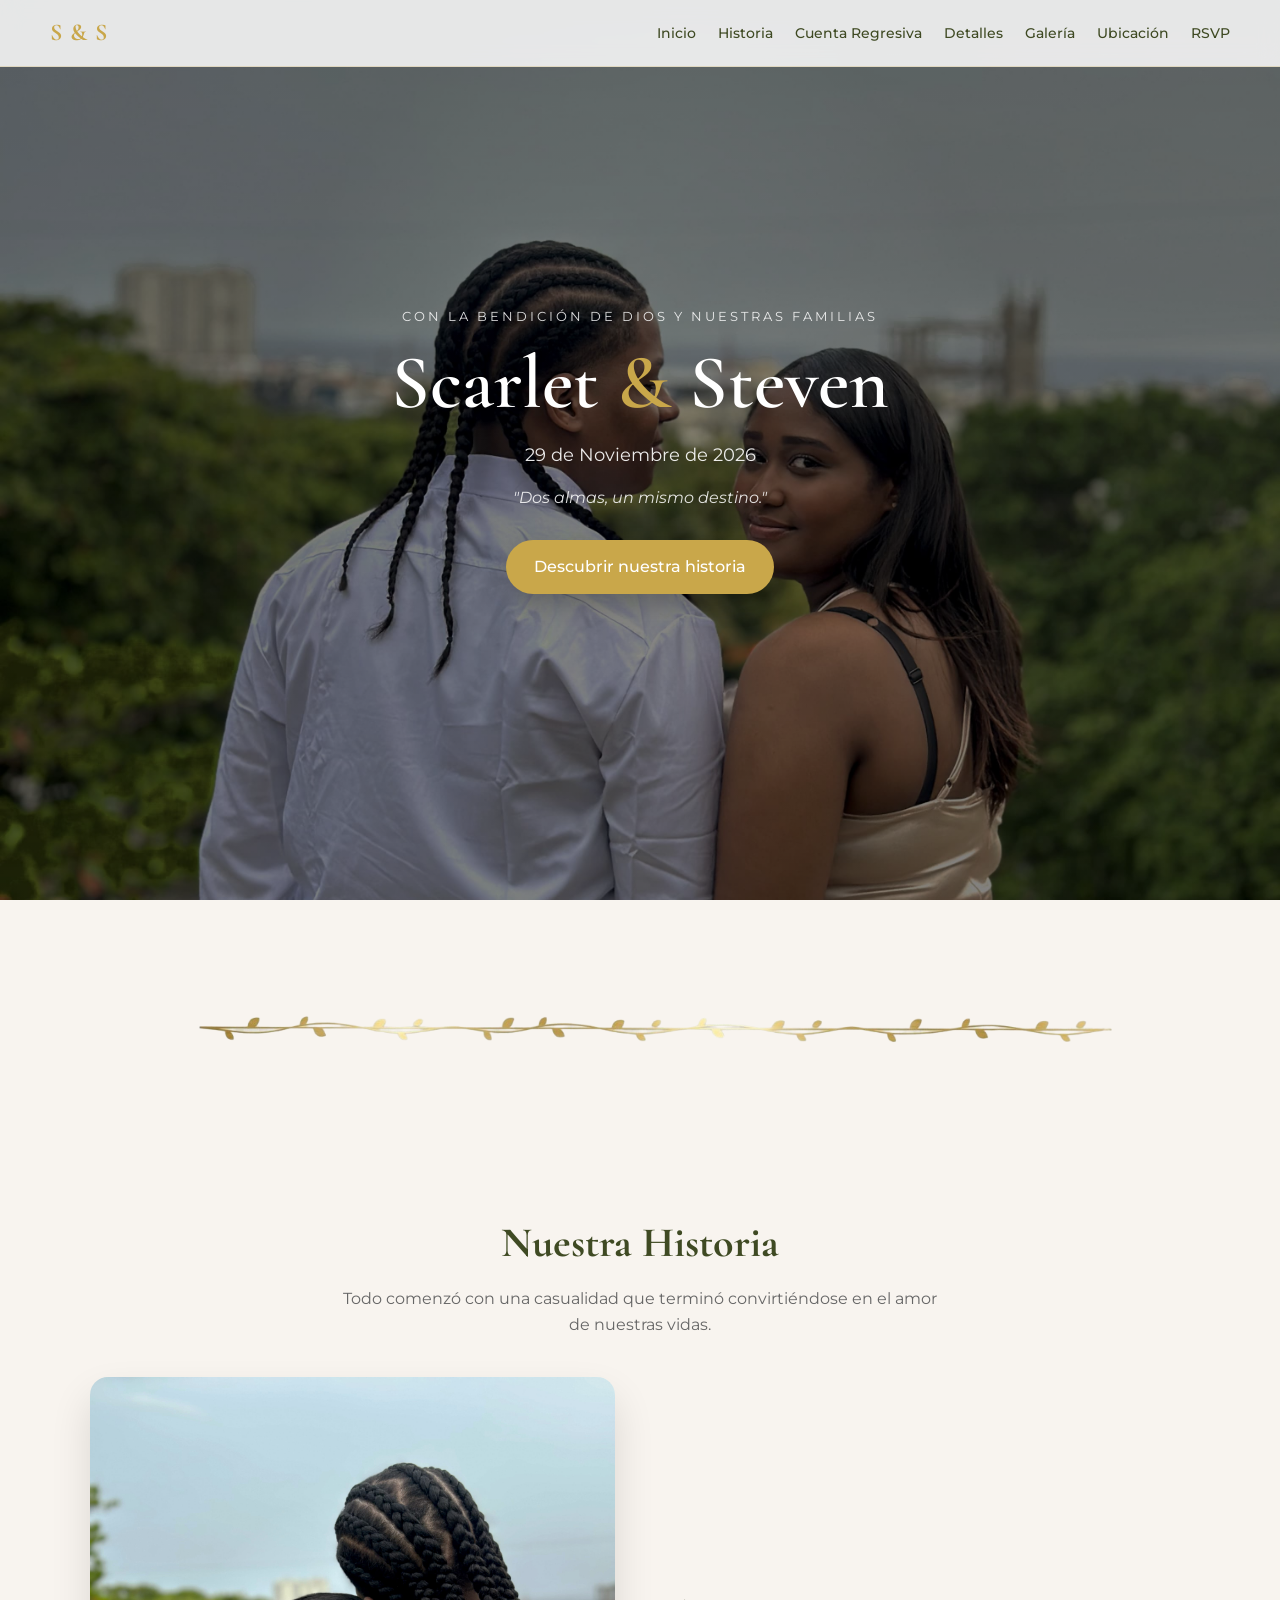
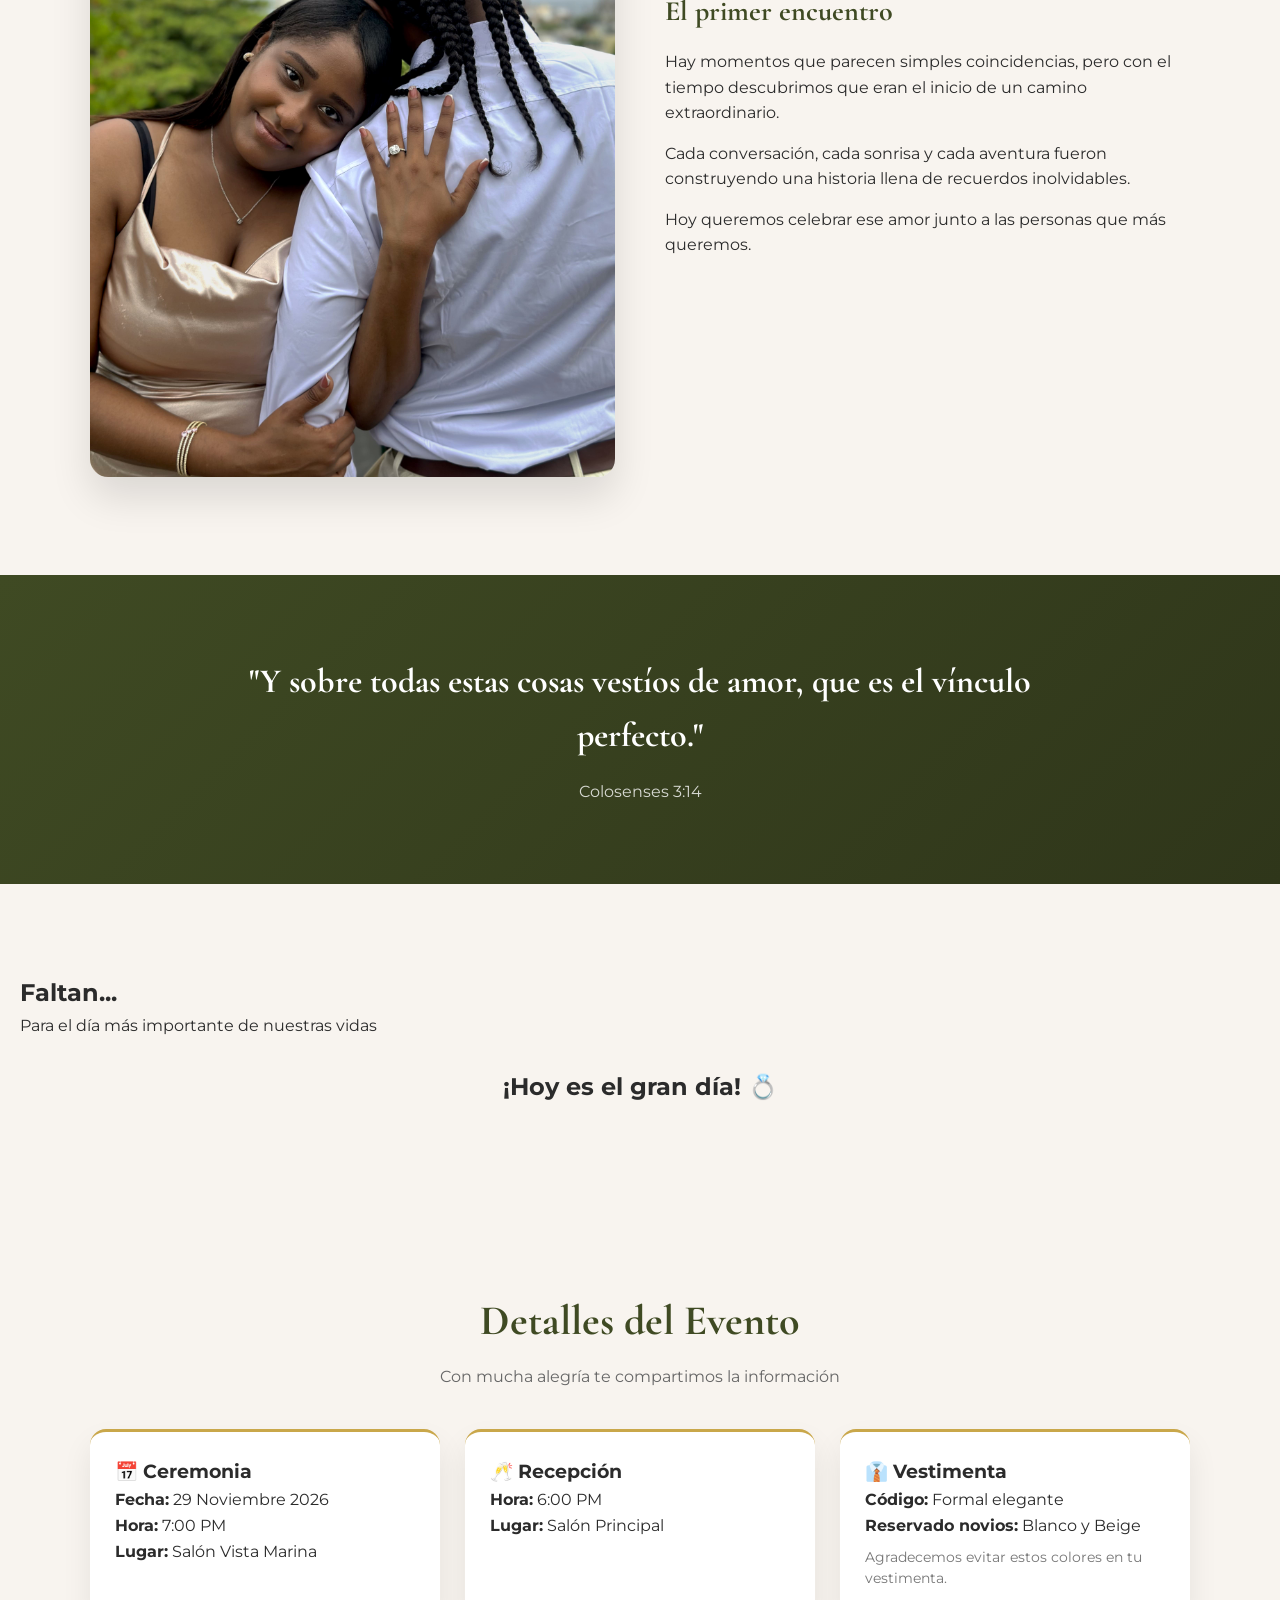
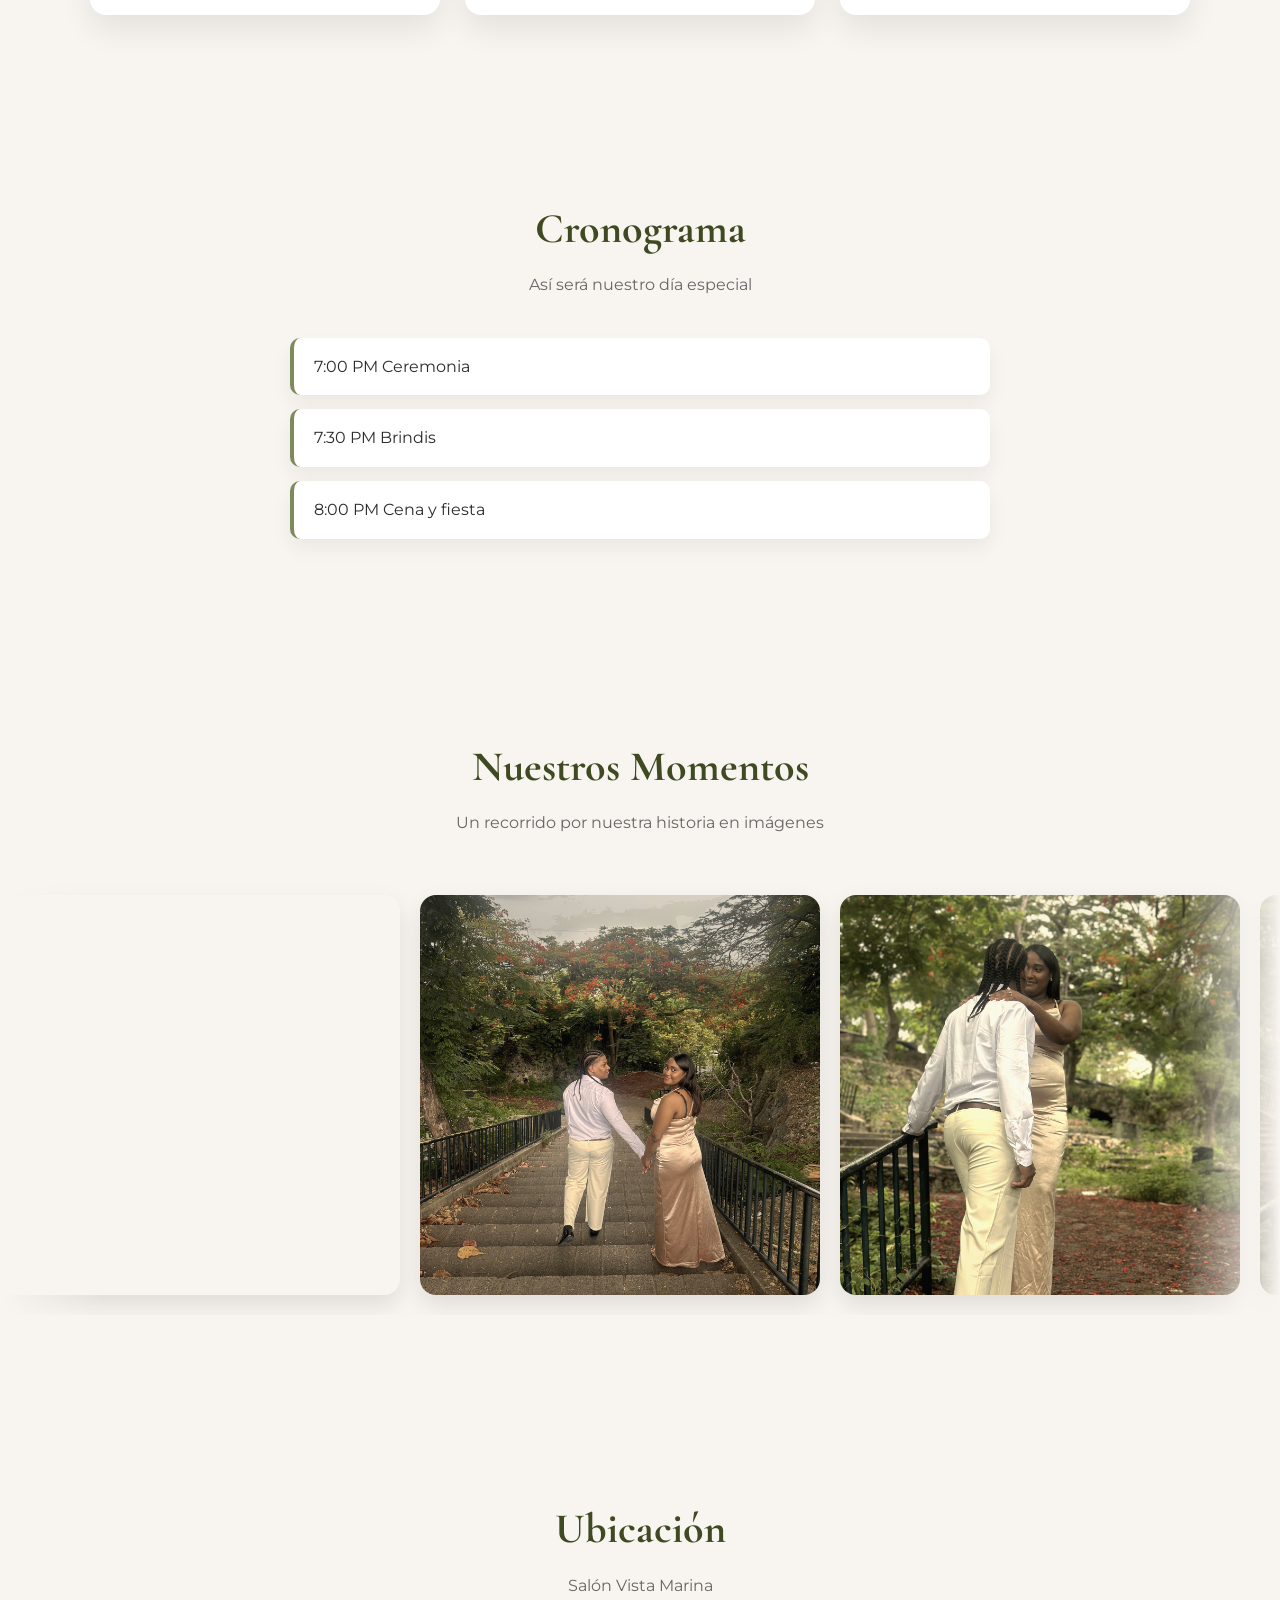
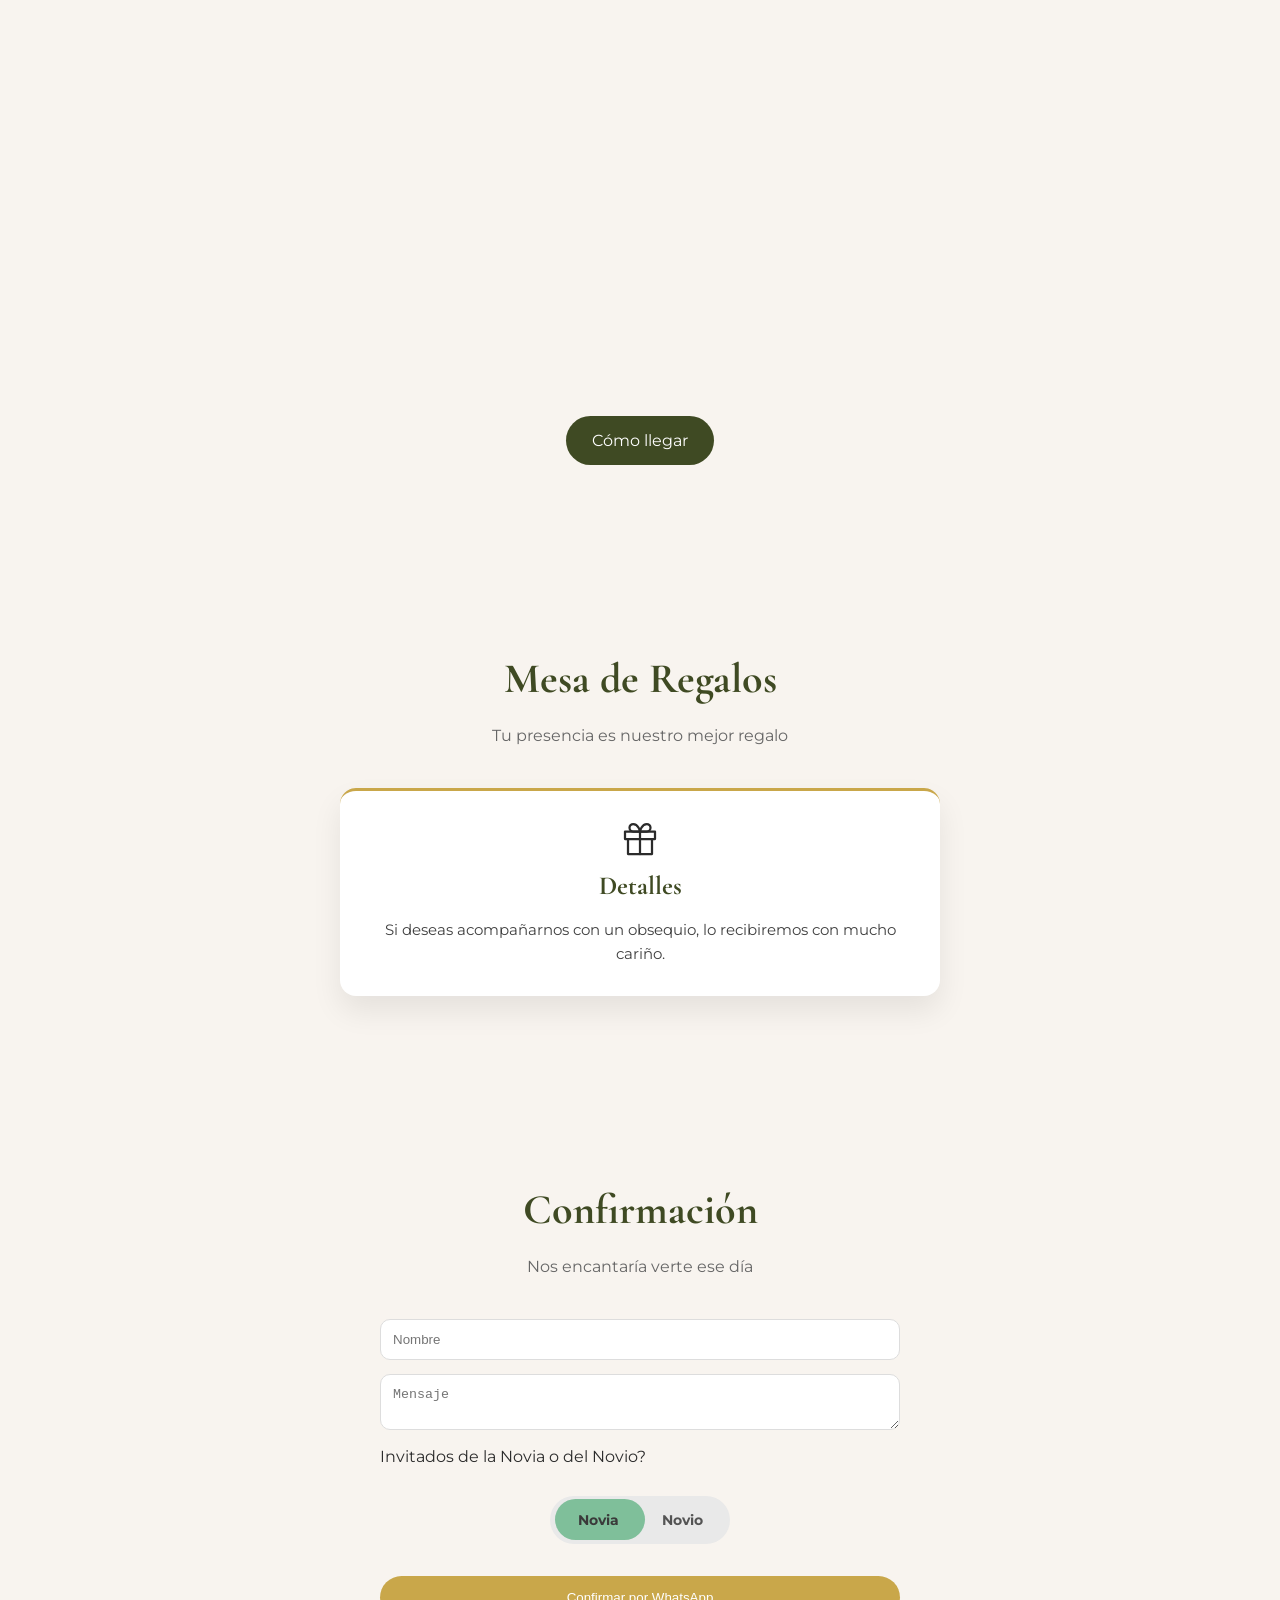
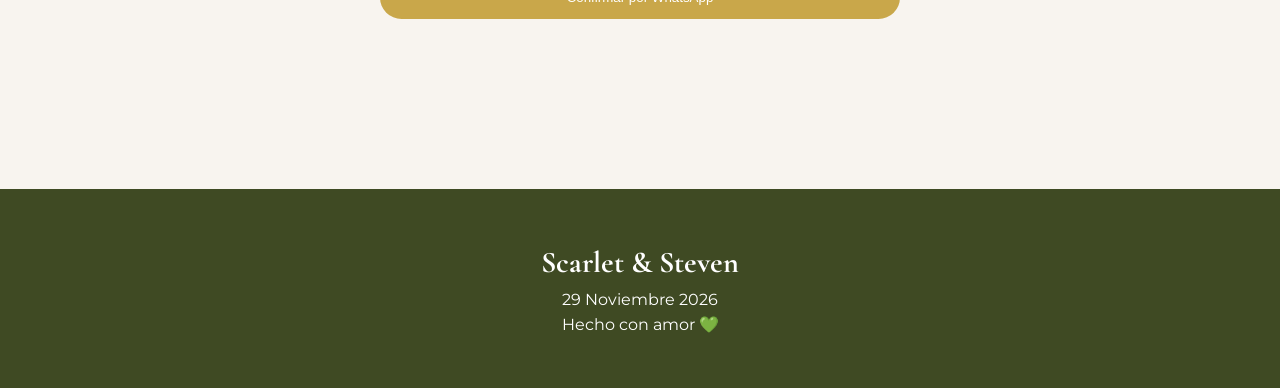
<file: index.html>
<!DOCTYPE html>
<html lang="es">

<head>
    <meta charset="UTF-8">
    <meta name="viewport" content="width=device-width, initial-scale=1.0">

    <title>Scarlet & Steven | Nuestra Boda</title>

    <link rel="preconnect" href="https://fonts.googleapis.com">
    <link rel="preconnect" href="https://fonts.gstatic.com" crossorigin>

    <link href="https://fonts.googleapis.com/css2?family=Cormorant+Garamond:wght@300;400;500;600;700&family=Montserrat:wght@300;400;500;600&display=swap" rel="stylesheet">

    <link rel="stylesheet" href="style.css">
    <script src="script.js" defer></script>
</head>

<body>
<div id="introOverlay"></div>
<!-- ==================== NAV ==================== -->
<header>
    <nav class="navbar">
        <div class="logo">S & S</div>

        <ul>
            <li><a href="#inicio">Inicio</a></li>
            <li><a href="#historia">Historia</a></li>
            <li><a href="#contador">Cuenta Regresiva</a></li>
            <li><a href="#detalles">Detalles</a></li>
            <li><a href="#galeria">Galería</a></li>
            <li><a href="#ubicacion">Ubicación</a></li>
            <li><a href="#confirmacion">RSVP</a></li>
        </ul>
    </nav>
</header>

<main>

<!-- ==================== HERO ==================== -->
<section class="hero" id="inicio">

    <div class="overlay"></div>

    <div class="hero-content">

        <p class="small-title">
            Con la bendición de Dios y nuestras familias
        </p>

        <h1>
            Scarlet <span>&</span> Steven
        </h1>

        <p class="fecha">
            29 de Noviembre de 2026
        </p>

        <p class="frase">
            "Dos almas, un mismo destino."
        </p>

        <a href="#historia" class="boton">
            Descubrir nuestra historia
        </a>

    </div>

</section>

<!-- ==================== DECORACIÓN ==================== -->
<section class="decoracion">
       <img src="img/floral.png"
         alt="Separador decorativo"
         class="separador">
</section>

<!-- ==================== HISTORIA ==================== -->
<section class="historia" id="historia">

    <div class="titulo-seccion">
        <h2>Nuestra Historia</h2>
        <p>Todo comenzó con una casualidad que terminó convirtiéndose en el amor de nuestras vidas.</p>
    </div>

    <div class="historia-grid">

        <div class="foto">
            <img src="img/Nuestra Historia/Galery_NH_12.jpg" alt="Pareja">
        </div>

        <div class="texto">
            <h3>El primer encuentro</h3>

            <p>
                Hay momentos que parecen simples coincidencias, pero con el tiempo descubrimos que eran el inicio de un camino extraordinario.
            </p>

            <p>
                Cada conversación, cada sonrisa y cada aventura fueron construyendo una historia llena de recuerdos inolvidables.
            </p>

            <p>
                Hoy queremos celebrar ese amor junto a las personas que más queremos.
            </p>
        </div>

    </div>

</section>

<!-- ==================== FRASE ==================== -->
<section class="quote">
    <h2>"Y sobre todas estas cosas vestíos de amor, que es el vínculo perfecto."</h2>
    <p>Colosenses 3:14</p>
</section>

<!-- ==================== CONTADOR ==================== -->
<section class="contador" id="contador">

    <h2>Faltan...</h2>
    <p>Para el día más importante de nuestras vidas</p>

    <div class="countdown">

        <div class="time">
            <h3 id="dias">00</h3>
            <span>Días</span>
        </div>

        <div class="time">
            <h3 id="horas">00</h3>
            <span>Horas</span>
        </div>

        <div class="time">
            <h3 id="minutos">00</h3>
            <span>Minutos</span>
        </div>

        <div class="time">
            <h3 id="segundos">00</h3>
            <span>Segundos</span>
        </div>

    </div>

</section>

<!-- ==================== DETALLES ==================== -->
<section class="detalles" id="detalles">

    <div class="titulo-seccion">
        <h2>Detalles del Evento</h2>
        <p>Con mucha alegría te compartimos la información</p>
    </div>

    <div class="detalles-grid">

        <div class="card-detalle">
            <h3>📅 Ceremonia</h3>
            <p><strong>Fecha:</strong> 29 Noviembre 2026</p>
            <p><strong>Hora:</strong> 7:00 PM</p>
            <p><strong>Lugar:</strong> Salón Vista Marina</p>
        </div>

        <div class="card-detalle">
            <h3>🥂 Recepción</h3>
            <p><strong>Hora:</strong> 6:00 PM</p>
            <p><strong>Lugar:</strong> Salón Principal</p>
        </div>

        <div class="card-detalle">
            <h3>👔 Vestimenta</h3>
            <p><strong>Código:</strong> Formal elegante</p>
            <p><strong>Reservado novios:</strong> Blanco y Beige</p>
            <p style="font-size: 0.85rem; color: #777; margin-top: 8px;">Agradecemos evitar estos colores en tu vestimenta.</p>
        </div>

    </div>

</section>

<!-- ==================== CRONOGRAMA ==================== -->
<section class="cronograma">

    <div class="titulo-seccion">
        <h2>Cronograma</h2>
        <p>Así será nuestro día especial</p>
    </div>

    <div class="timeline">

        <div class="evento"><span>7:00 PM</span> Ceremonia</div>
        <div class="evento"><span>7:30 PM</span> Brindis</div>
        <div class="evento"><span>8:00 PM</span> Cena y fiesta</div>

    </div>

</section>

<!-- ==================== GALERÍA ==================== 
<section class="galeria" id="galeria">

    <div class="titulo-seccion">
        <h2>Nuestra Galería</h2>
        <p>Momentos que construyeron nuestra historia</p>
    </div>

    <div class="grid-galeria">
        <img src="img/Galery_1.jpg">
        <img src="img/Galery_2.jpg">
        <img src="img/Galery_3.jpg">
        <img src="img/Galery_4.jpg">
    </div>

</section>
-->

<!-- ==================== GALERÍA ==================== -->
<section id="galeria">
    <div class="titulo-seccion">
        <h2>Nuestros Momentos</h2>
        <p>Un recorrido por nuestra historia en imágenes</p>
    </div>

    <div class="carrusel-galeria">
    <div class="carrusel-track" id="carruselTrack">

        <div class="carrusel-grupo" id="grupo1"></div>

        <div class="carrusel-grupo" id="grupo2"></div>

    </div>
</div>
    <!-- <div class="carrusel-galeria">
        <div class="carrusel-track" id="carruselTrack">
            <-- JavaScript inyectará las 39 imágenes aquí de forma automática y duplicada para el bucle --
        </div> 
    </div> -->
</section>


<!-- ==================== UBICACIÓN ==================== -->
<section class="ubicacion" id="ubicacion">

    <div class="titulo-seccion">
        <h2>Ubicación</h2>
        <p>Salón Vista Marina</p>
    </div>

    <iframe
  src="https://www.google.com/maps/embed?pb=!1m18!1m12!1m3!1d3784.329721529875!2d-69.84883642412355!3d18.468718182614804!2m3!1f0!2f0!3f0!3m2!1i1024!2i768!4f13.1!3m3!1m2!1s0x8eaf87ef0ca1ae39%3A0xa3a975754ff7af81!2sSalon%20De%20Eventos%20Vista%20Marina!5e0!3m2!1ses-419!2sdo!4v1782696223209!5m2!1ses-419!2sdo"
  width="100%"
  height="350"
  style="border:0;"
  loading="lazy"
  referrerpolicy="strict-origin-when-cross-origin"
  allowfullscreen>
</iframe>
    <a href="https://www.google.com/maps/place/Salon+De+Eventos+Vista+Marina/@18.4687182,-69.8488364,17z/data=!3m1!4b1!4m6!3m5!1s0x8eaf87ef0ca1ae39:0xa3a975754ff7af81!8m2!3d18.4687182!4d-69.8462615!16s%2Fg%2F11fxb07mgp?entry=ttu&g_ep=EgoyMDI2MDYyNC4wIKXMDSoASAFQAw%3D%3D" class="boton-mapa" target="_blank">
        Cómo llegar
    </a>

</section>

<!-- ==================== REGALOS ==================== -->
<section class="regalos" id="regalos">

    <div class="titulo-seccion">
        <h2>Mesa de Regalos</h2>
        <p>Tu presencia es nuestro mejor regalo</p>
    </div>

    <div class="tarjetas-regalos">

        <div class="regalo">
            <div class="icono-regalo">
                <svg xmlns="http://www.w3.org/2000/svg" width="36" height="36" viewBox="0 0 24 24" fill="none" stroke="currentColor" stroke-width="1.5" stroke-linecap="round" stroke-linejoin="round">
                    <polyline points="20 12 20 22 4 22 4 12"></polyline>
                    <rect x="2" y="7" width="20" height="5"></rect>
                    <line x1="12" y1="22" x2="12" y2="7"></line>
                    <path d="M12 7H7.5a2.5 2.5 0 0 1 0-5C11 2 12 7 12 7z"></path>
                    <path d="M12 7h4.5a2.5 2.5 0 0 0 0-5C13 2 12 7 12 7z"></path>
                </svg>
            </div>
            <h3>Detalles</h3>
            <p>Si deseas acompañarnos con un obsequio, lo recibiremos con mucho cariño.</p>
        </div>

    </div>

</section>

<!-- ==================== RSVP ==================== -->
<section class="rsvp" id="confirmacion">

    <div class="titulo-seccion">
        <h2>Confirmación</h2>
        <p>Nos encantaría verte ese día</p>
    </div>

    <form class="form-rsvp" onsubmit="enviarWhatsApp(event)">

        <input type="text" id="nombre" placeholder="Nombre" required>
        <!-- <input type="number" id="acompanantes" placeholder="Acompañantes" required> -->
        <textarea id="mensaje" placeholder="Mensaje"></textarea>
        <p>Invitados de la Novia o del Novio?</p>
        <div class="switch-wrapper">
        <label class="switch">
            <input type="checkbox" id="lado">
            <span class="slider">
            <span class="text novia">Novia</span>
            <span class="text novio">Novio</span>
            </span>
        </label>
        </div>
        <button type="submit">Confirmar por WhatsApp</button>

    </form>

</section>



</main>


<!-- ==================== FOOTER ==================== -->
<footer>
    <h3>Scarlet & Steven</h3>
    <p>29 Noviembre 2026</p>
    <span>Hecho con amor 💚</span>
</footer>

<!-- ==================== SCRIPT ==================== -->
<script>
function enviarWhatsApp(e){
    e.preventDefault();

    let nombre = document.getElementById("nombre").value;
    // let acom = document.getElementById("acompanantes").value;
    let msg = document.getElementById("mensaje").value;

    let esNovio = document.getElementById("lado").checked;

    let numeroNovia = "18295022069";
    let numeroNovio = "18292861414";

    let numero = esNovio ? numeroNovio : numeroNovia;

    let texto = `Confirmación de Asistencia

    Nombre: ${nombre}
    
    Mensaje:
    ${msg}

    Gracias por la invitación.`;

    // Codificamos el texto completo
    let url = `https://wa.me/${numero}?text=${encodeURIComponent(texto)}`;

    // Abrimos el link
    window.open(url, '_blank');
}
</script>
</body>
</html>
</file>
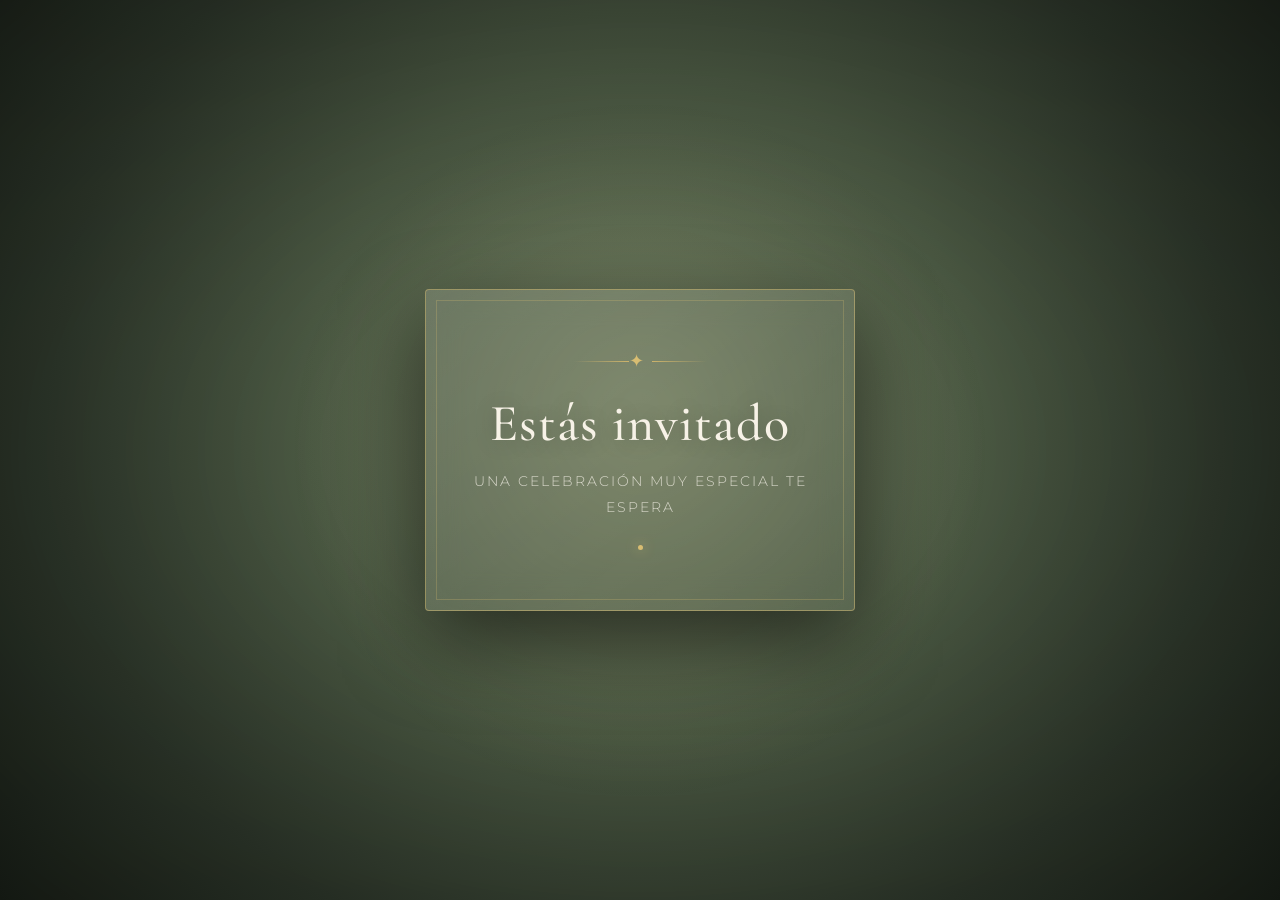
<file: home.html>
<!DOCTYPE html>
<html lang="es">
<head>
<meta charset="UTF-8">
<meta name="viewport" content="width=device-width, initial-scale=1.0">
<title>Una invitación especial</title>

<style>
@import url('https://fonts.googleapis.com/css2?family=Cormorant+Garamond:wght@400;500;600;700&family=Montserrat:wght@300;400;500&display=swap');

* {
    box-sizing: border-box;
}

html {
    min-height: 100%;
}

body {
    margin: 0;
    padding: 20px;
    min-height: 100vh;
    display: flex;
    justify-content: center;
    align-items: center;

    font-family: 'Montserrat', sans-serif;
    color: #f5f1e8;

    background:
        radial-gradient(
            circle at 50% 45%,
            #68775d 0%,
            #4b5943 42%,
            #303a2d 72%,
            #1d241b 100%
        );
    background-attachment: fixed;
    overflow-x: hidden;
}

/* =========================================
   LUZ AMBIENTAL
========================================= */

body::before {
    content: "";
    position: fixed;
    inset: 0;

    background:
        radial-gradient(
            circle at 50% 50%,
            rgba(218, 190, 113, 0.10),
            transparent 45%
        );

    pointer-events: none;
}

/* =========================================
   CONTENEDOR
========================================= */

.card {
    position: relative;
    z-index: 5;

    width: min(100%, 430px);
    margin: auto;
    padding: clamp(30px, 8vw, 60px) clamp(20px, 6vw, 45px);

    text-align: center;

    background:
        linear-gradient(
            145deg,
            rgba(255,255,255,0.13),
            rgba(255,255,255,0.045)
        );

    border: 1px solid rgba(224, 195, 116, 0.45);
    border-radius: 4px;

    box-shadow:
        0 30px 80px rgba(0,0,0,0.55),
        inset 0 0 40px rgba(255,255,255,0.025);

    backdrop-filter: blur(16px);
    -webkit-backdrop-filter: blur(16px);

    opacity: 0;
    transform: translateY(25px) scale(0.97);

    animation: cardReveal 2s cubic-bezier(.22,.61,.36,1) forwards;
}

/* =========================================
   MARCO INTERIOR
========================================= */

.card::before {
    content: "";

    position: absolute;
    inset: 10px;

    border: 1px solid rgba(218,190,113,0.25);

    pointer-events: none;
}

/* =========================================
   ORNAMENTOS
========================================= */

.ornament {
    display: flex;
    justify-content: center;
    align-items: center;

    margin-bottom: 20px;

    color: #d8bd72;

    font-size: 18px;
    letter-spacing: 8px;
}

.ornament::before,
.ornament::after {
    content: "";

    flex: 1;
    max-width: 55px;
    height: 1px;

    background: linear-gradient(
        to right,
        transparent,
        #cdb36b
    );
}

.ornament::after {
    background: linear-gradient(
        to left,
        transparent,
        #cdb36b
    );
}

/* =========================================
   TEXTO PRINCIPAL
========================================= */

.card h1 {
    margin: 0;

    font-family: 'Cormorant Garamond', serif;
    font-size: clamp(32px, 8vw, 52px);
    font-weight: 500;

    letter-spacing: 1px;

    color: #f7f2e7;

    text-shadow:
        0 2px 20px rgba(0,0,0,0.25);
}

/* =========================================
   SUBTÍTULO
========================================= */

.card p {
    margin: 14px 0 0;

    font-family: 'Montserrat', sans-serif;
    font-size: clamp(11px, 3vw, 14px);

    font-weight: 300;
    letter-spacing: 2px;
    line-height: 1.8;

    color: rgba(245,241,232,0.78);

    text-transform: uppercase;
}

/* =========================================
   PEQUEÑO DETALLE DORADO
========================================= */

.gold-dot {
    width: 5px;
    height: 5px;

    margin: 25px auto 0;

    border-radius: 50%;

    background: #d8bd72;

    box-shadow:
        0 0 12px rgba(216,189,114,0.8);
}

/* =========================================
   ANIMACIÓN TARJETA
========================================= */

@keyframes cardReveal {

    0% {
        opacity: 0;
        transform:
            translateY(25px)
            scale(0.97);
    }

    100% {
        opacity: 1;
        transform:
            translateY(0)
            scale(1);
    }
}

/* =========================================
   PARTÍCULAS DORADAS
========================================= */

.particle {
    position: absolute;

    width: var(--size);
    height: var(--size);

    top: 50%;
    left: 50%;

    border-radius: 50%;

    background: #d8bd72;

    box-shadow:
        0 0 8px rgba(216,189,114,0.9);

    opacity: 0;

    pointer-events: none;

    animation:
        particleExpand
        var(--duration)
        cubic-bezier(.22,.61,.36,1)
        forwards;
}

@keyframes particleExpand {

    0% {
        opacity: 0;
        transform:
            translate(-50%, -50%)
            scale(0);
    }

    15% {
        opacity: 0.9;
    }

    70% {
        opacity: 0.5;
    }

    100% {
        opacity: 0;

        transform:
            translate(
                calc(-50% + var(--x)),
                calc(-50% + var(--y))
            )
            scale(1);
    }
}

/* =========================================
   DESTELLO FINAL
========================================= */

.flash {
    position: fixed;

    top: 50%;
    left: 50%;

    width: 0;
    height: 0;

    border-radius: 50%;

    background:
        radial-gradient(
            circle,
            rgba(255,255,255,0.95) 0%,
            rgba(246,232,185,0.7) 12%,
            rgba(255,255,255,0.25) 35%,
            transparent 70%
        );

    transform: translate(-50%, -50%);

    z-index: 999;

    pointer-events: none;

    opacity: 0;
}

.flash.active {
    animation: luxuryFlash 2s cubic-bezier(.22,.61,.36,1) forwards;
}

@keyframes luxuryFlash {

    0% {
        width: 0;
        height: 0;
        opacity: 0;
    }

    15% {
        opacity: 0.85;
    }

    45% {
        opacity: 0.55;
    }

    100% {
        width: 350vmax;
        height: 350vmax;
        opacity: 1;
    }
}

/* =========================================
   VIÑETA
========================================= */

.vignette {
    position: fixed;
    inset: 0;

    z-index: 3;

    pointer-events: none;

    background:
        radial-gradient(
            ellipse at center,
            transparent 35%,
            rgba(0,0,0,0.32) 100%
        );
}
</style>
</head>

<body>

<!-- Viñeta -->
<div class="vignette"></div>

<!-- Tarjeta -->
<div class="card">

    <div class="ornament">
        ✦
    </div>

    <h1>Estás invitado</h1>

    <p>
        Una celebración muy especial te espera
    </p>

    <div class="gold-dot"></div>

</div>

<!-- Destello -->
<div class="flash" id="flash"></div>

<script>

/* =========================================
   CONFIGURACIÓN
========================================= */

const particles = 65;

/* =========================================
   CREAR PARTÍCULas
========================================= */

for (let i = 0; i < particles; i++) {

    const particle = document.createElement("div");

    particle.classList.add("particle");

    const angle =
        Math.random() * Math.PI * 2;

    const distance =
        70 + Math.random() * 280;

    const x =
        Math.cos(angle) * distance;

    const y =
        Math.sin(angle) * distance;

    const size =
        2 + Math.random() * 3;

    const duration =
        3 + Math.random() * 2;

    particle.style.setProperty(
        "--x",
        `${x}px`
    );

    particle.style.setProperty(
        "--y",
        `${y}px`
    );

    particle.style.setProperty(
        "--size",
        `${size}px`
    );

    particle.style.setProperty(
        "--duration",
        `${duration}s`
    );

    document.body.appendChild(particle);
}

/* =========================================
   DESTELLO
========================================= */

setTimeout(() => {

    document
        .getElementById("flash")
        .classList.add("active");

}, 3800);

/* =========================================
   REDIRECCIÓN
========================================= */

setTimeout(() => {

    window.location.href = "index.html";

}, 5700);

</script>

</body>
</html>
</file>
<file: style.css>
/* ==================== FUENTES ==================== */
@import url('https://fonts.googleapis.com/css2?family=Cormorant+Garamond:wght@300;400;500;600;700&family=Montserrat:wght@300;400;500;600;700&display=swap');

/* ==================== VARIABLES ==================== */
:root{
    --olivo: #3f4a23;
    --olivo-2: #4B5320;
    --salvia: #7D8A5B;
    --dorado: #C9A74A;
    --arena: #F8F4EF;
    --blanco: #ffffff;
    --texto: #2b2b2b;
}

/* ==================== RESET ==================== */
*{
    margin: 0;
    padding: 0;
    box-sizing: border-box;
    scroll-behavior: smooth;
}

body{
    font-family: 'Montserrat', sans-serif;
    background: var(--arena);
    color: var(--texto);
    line-height: 1.6;
}

/* ==================== NAVBAR ==================== */
.navbar{
    position: fixed;
    top: 0;
    width: 100%;
    display: flex;
    justify-content: space-between;
    align-items: center;
    padding: 14px 50px;
    background: rgba(255,255,255,0.75);
    backdrop-filter: blur(10px);
    border-bottom: 1px solid rgba(201,167,74,0.25);
    z-index: 1000;
}

.navbar .logo{
    font-family: 'Cormorant Garamond', serif;
    font-size: 24px;
    font-weight: 700;
    color: var(--dorado);
    letter-spacing: 1px;
}

.navbar ul{
    display: flex;
    gap: 22px;
    list-style: none;
}

.navbar ul li a{
    text-decoration: none;
    font-weight: 500;
    font-size: 14px;
    color: var(--olivo);
    position: relative;
    transition: 0.3s;
}

.navbar ul li a::after{
    content: "";
    position: absolute;
    left: 0;
    bottom: -4px;
    width: 0%;
    height: 2px;
    background: var(--dorado);
    transition: 0.3s;
}

.navbar ul li a:hover{
    color: var(--dorado);
}

.navbar ul li a:hover::after{
    width: 100%;
}

/* ==================== HERO ==================== */
.hero{
    height: 100vh;
    display: flex;
    justify-content: center;
    align-items: center;
    text-align: center;
    background: url("img/Nuestra\ Historia/Galery_NH_7.jpg") center/cover no-repeat;
    position: relative;
}

.overlay{
    position: absolute;
    inset: 0;
    background: linear-gradient(
        rgba(0,0,0,0.55),
        rgba(0,0,0,0.45)
    );
}

.hero-content{
    position: relative;
    z-index: 2;
    color: white;
    max-width: 800px;
    padding: 0 20px;
}

.small-title{
    font-size: 13px;
    letter-spacing: 3px;
    text-transform: uppercase;
    opacity: 0.85;
}

.hero h1{
    font-family: 'Cormorant Garamond', serif;
    font-size: 76px;
    font-weight: 600;
    margin: 15px 0;
    line-height: 1.1;
}

.hero h1 span{
    color: var(--dorado);
}

.fecha{
    font-size: 18px;
    margin-top: 10px;
    opacity: 0.9;
}

.frase{
    margin-top: 15px;
    font-style: italic;
    opacity: 0.85;
}

.boton{
    display: inline-block;
    margin-top: 30px;
    padding: 14px 28px;
    background: var(--dorado);
    color: white;
    text-decoration: none;
    border-radius: 40px;
    font-weight: 500;
    transition: 0.3s;
    box-shadow: 0 10px 25px rgba(0,0,0,0.2);
}

.boton:hover{
    transform: translateY(-3px);
    background: var(--salvia);
}

/* ==================== SECCIONES ==================== */
section{
    padding: 90px 20px;
}

.titulo-seccion{
    text-align: center;
    margin-bottom: 40px;
}

.titulo-seccion h2{
    font-family: 'Cormorant Garamond', serif;
    font-size: 42px;
    color: var(--olivo);
}

.titulo-seccion p{
    max-width: 600px;
    margin: 10px auto 0;
    color: #666;
}

/* ==================== HISTORIA ==================== */
.historia-grid{
    display: grid;
    grid-template-columns: 1fr 1fr;
    gap: 50px;
    max-width: 1100px;
    margin: auto;
    align-items: center;
}

.historia img{
    width: 100%;
    border-radius: 18px;
    box-shadow: 0 20px 40px rgba(0,0,0,0.12);
}

.historia .texto{
    text-align: left;
}

.historia .texto h3{
    font-family: 'Cormorant Garamond', serif;
    font-size: 28px;
    margin-bottom: 15px;
    color: var(--olivo);
}

.historia .texto p{
    margin-bottom: 15px;
}

/* ==================== QUOTE ==================== */
.quote{
    background: linear-gradient(135deg, var(--olivo), #2f361a);
    color: white;
    text-align: center;
    padding: 80px 20px;
}

.quote h2{
    font-family: 'Cormorant Garamond', serif;
    font-size: 34px;
    max-width: 800px;
    margin: auto;
}

.quote p{
    margin-top: 15px;
    opacity: 0.8;
}

/* ==================== CONTADOR ==================== */
.countdown{
    display: flex;
    justify-content: center;
    gap: 20px;
    flex-wrap: wrap;
    margin-top: 30px;
}

.time{
    background: white;
    padding: 20px;
    width: 110px;
    border-radius: 14px;
    box-shadow: 0 15px 30px rgba(0,0,0,0.08);
    text-align: center;
}

.time h3{
    font-size: 28px;
    color: var(--olivo);
}

/* ==================== DETALLES ==================== */
.detalles-grid{
    display: grid;
    grid-template-columns: repeat(auto-fit, minmax(260px, 1fr));
    gap: 25px;
    max-width: 1100px;
    margin: auto;
}

.card-detalle{
    background: white;
    padding: 25px;
    border-radius: 16px;
    box-shadow: 0 15px 30px rgba(0,0,0,0.08);
    border-top: 3px solid var(--dorado);
    transition: 0.3s;
}

.card-detalle:hover{
    transform: translateY(-5px);
}

/* ==================== TIMELINE ==================== */
.timeline{
    max-width: 700px;
    margin: auto;
}

.evento{
    background: white;
    padding: 16px 20px;
    margin-bottom: 14px;
    border-left: 4px solid var(--salvia);
    border-radius: 10px;
    box-shadow: 0 10px 20px rgba(0,0,0,0.05);
}



/* ==================== GALERÍA / CARRUSEL (Optimizado para Safari) ==================== */

#galeria {
    width: 100%;
    overflow: hidden;
    padding-left: 0;
    padding-right: 0;
}

.carrusel-galeria {
    width: 100%;
    overflow: hidden;
    position: relative;
    padding: 20px 0;

    mask-image: linear-gradient(
        to right,
        transparent 0%,
        black 8%,
        black 92%,
        transparent 100%
    );

    -webkit-mask-image: linear-gradient(
        to right,
        transparent 0%,
        black 8%,
        black 92%,
        transparent 100%
    );
}

.carrusel-track {
    display: flex;
    width: max-content;
    align-items: center;
    animation: rotarCarrusel 100s linear infinite;
    
    /* Trucos críticos para Safari */
    will-change: transform;
    -webkit-transform: translate3d(0, 0, 0);
    transform: translate3d(0, 0, 0);
    -webkit-backface-visibility: hidden;
    backface-visibility: hidden;
    -webkit-perspective: 1000;
    perspective: 1000;
}

/* Cada grupo contiene las 11 imágenes */
.carrusel-grupo {
    display: flex;
    gap: 20px;
    flex-shrink: 0;
}

/* Imágenes */
.carrusel-track img {
    display: block;
    flex: 0 0 400px;
    width: 400px;
    height: 400px;
    object-fit: cover;
    border-radius: 16px;

    box-shadow: 0 10px 25px rgba(0,0,0,0.10);

    filter:
        sepia(25%)
        saturate(110%)
        brightness(102%)
        contrast(95%);

    transition:
        transform 0.3s ease,
        filter 0.3s ease;
    
    /* Aislamiento individual para evitar parpadeos en Safari */
    -webkit-transform: translate3d(0, 0, 0);
    transform: translate3d(0, 0, 0);
    -webkit-backface-visibility: hidden;
    backface-visibility: hidden;
}

.carrusel-track img:hover {
    -webkit-transform: scale(1.03) translate3d(0, 0, 0);
    transform: scale(1.03) translate3d(0, 0, 0);

    filter:
        sepia(18%)
        saturate(115%)
        brightness(105%)
        contrast(97%);
}

/* Movimiento infinito con prefijos para Safari */
@keyframes rotarCarrusel {
    from {
        -webkit-transform: translate3d(0, 0, 0);
        transform: translate3d(0, 0, 0);
    }

    to {
        -webkit-transform: translate3d(-50%, 0, 0);
        transform: translate3d(-50%, 0, 0);
    }
}

@-webkit-keyframes rotarCarrusel {
    from {
        -webkit-transform: translate3d(0, 0, 0);
    }
    to {
        -webkit-transform: translate3d(-50%, 0, 0);
    }
}


/* ==================== TABLET ==================== */

@media (max-width: 992px) {

    .carrusel-grupo {
        gap: 16px;
    }

    .carrusel-track img {
        flex: 0 0 320px;
        width: 320px;
        height: 320px;
    }

}


/* ==================== MÓVIL ==================== */

@media (max-width: 768px) {

    .carrusel-galeria {
        padding: 15px 0;
    }

    .carrusel-grupo {
        gap: 12px;
    }

    .carrusel-track {
        animation-duration: 80s;
        -webkit-animation-duration: 80s;
        animation-play-state: running !important;
    }

    .carrusel-track img {
        flex: 0 0 260px;
        width: 260px;
        height: 260px;
        border-radius: 14px;
    }

}


/* ==================== MÓVIL PEQUEÑO ==================== */

@media (max-width: 480px) {

    .carrusel-grupo {
        gap: 10px;
    }

    .carrusel-track {
        animation-duration: 70s;
        -webkit-animation-duration: 70s;
        animation-play-state: running !important;
    }

    .carrusel-track img {
        flex: 0 0 220px;
        width: 220px;
        height: 220px;
        border-radius: 12px;
    }

}
/* ==================== MAPA ==================== */
.mapa iframe{
    border-radius: 16px;
    box-shadow: 0 15px 35px rgba(0,0,0,0.1);
}

.boton-mapa{
    display: block;
    width: fit-content;
    margin: 20px auto 0 auto;
    padding: 12px 26px;
    background: var(--olivo);
    color: white;
    border-radius: 30px;
    text-decoration: none;
    transition: 0.3s;
}

.boton-mapa:hover{
    background: var(--dorado);
}

/* ==================== RSVP ==================== */
.form-rsvp{
    max-width: 520px;
    margin: auto;
    display: flex;
    flex-direction: column;
    gap: 14px;
}

.form-rsvp input,
.form-rsvp textarea{
    padding: 12px;
    border-radius: 10px;
    border: 1px solid #ddd;
    outline: none;
}

.form-rsvp button{
    padding: 14px;
    border: none;
    background: var(--dorado);
    color: white;
    border-radius: 30px;
    cursor: pointer;
    transition: 0.3s;
    font-weight: 500;
}

.form-rsvp button:hover{
    background: var(--salvia);
    transform: translateY(-2px);
}


/* ==================== REGALOS ==================== */
.tarjetas-regalos{
    display: flex;
    gap: 20px;
    justify-content: center;
    flex-wrap: wrap;
    max-width: 600px;
    margin: 0 auto;
}

.regalo{
    background: white;
    padding: 30px;
    border-radius: 16px;
    width: 100%;
    text-align: center;
    box-shadow: 0 15px 30px rgba(0,0,0,0.08);
    border-top: 3px solid var(--dorado);
    transition: 0.3s;
}

.regalo:hover{
    transform: translateY(-5px);
}

.regalo h3{
    font-family: 'Cormorant Garamond', serif;
    font-size: 26px;
    color: var(--olivo);
    margin-bottom: 12px;
}

.regalo p{
    color: var(--texto);
    font-size: 15px;
    line-height: 1.6;
    opacity: 0.9;
}

/* ==================== FOOTER ==================== */
footer{
    background: var(--olivo);
    color: white;
    text-align: center;
    padding: 50px 20px;
    margin-top: 80px;
}

footer h3{
    font-family: 'Cormorant Garamond', serif;
    font-size: 30px;
}

/* ==================== TABLET ==================== */
@media (max-width: 992px){
    .hero h1{
        font-size: 60px;
    }

    .historia-grid{
        gap: 30px;
    }

    .navbar{
        padding: 14px 25px;
    }
}

/* ==================== MÓVILES ==================== */
@media (max-width: 768px){
    .navbar{
        flex-direction: column;
        align-items: center;
        gap: 10px;
        padding: 12px 15px;
    }

    .navbar ul{
        flex-wrap: wrap;
        justify-content: center;
        gap: 10px;
    }

    .navbar ul li a{
        font-size: 12px;
    }

    .hero h1{
        font-size: 40px;
        line-height: 1.2;
    }

    .small-title{
        font-size: 11px;
        letter-spacing: 2px;
    }

    .fecha{
        font-size: 16px;
    }

    .frase{
        font-size: 14px;
    }

    .boton{
        padding: 12px 20px;
        font-size: 14px;
    }

    section{
        padding: 60px 15px;
    }

    .titulo-seccion h2{
        font-size: 32px;
    }

    .historia-grid{
        grid-template-columns: 1fr;
        text-align: center;
    }

    .historia .texto{
        text-align: center;
    }

    .countdown{
        gap: 10px;
    }

    .time{
        width: 80px;
        padding: 14px;
    }

    .time h3{
        font-size: 22px;
    }

    .detalles-grid{
        grid-template-columns: 1fr;
    }

    .carrusel-track img {
        width: 300px;
        height: 300px;
    }

    .carrusel-track {
        animation: rotarCarrusel 120s linear infinite;
    }

    .mapa iframe{
        height: 250px;
    }

    .tarjetas-regalos{
        flex-direction: column;
        align-items: center;
    }

    .regalo{
        width: 90%;
    }
}

/* ==================== MÓVILES PEQUEÑOS ==================== */
@media (max-width: 480px){
    .hero h1{
        font-size: 32px;
    }

    .titulo-seccion h2{
        font-size: 26px;
    }

    .countdown{
        flex-direction: column;
        align-items: center;
    }

    .time{
        width: 120px;
    }

    .navbar ul li a{
        font-size: 11px;
    }
}

/* ==================== SEPARADOR ==================== */
.decoracion{
    width: 100%;
    display: flex;
    justify-content: center;
    align-items: center;
    padding: 40px 0;
}

.decoracion .separador{
    display: block;
    width: 80%;
    max-width: 1800px;
    height: auto;
    margin: 0 auto;
}

/* ===================== SWITCH / SLIDER ====================== */
.switch-wrapper{
    display: flex;
    justify-content: center;
    margin: 12px 0 18px;
}

.switch {
    position: relative;
    width: 180px;
    height: 48px;
}

.switch input {
    display: none;
}

.slider {
    position: absolute;
    inset: 0;
    border-radius: 50px;
    background: #e9e9e9;
    display: flex;
    align-items: center;
    justify-content: space-between;
    padding: 6px;
    overflow: hidden;
}

.slider::before {
    content: "";
    position: absolute;
    width: 50%;
    height: 85%;
    top: 7.5%;
    left: 5px;
    border-radius: 40px;
    background: #7fbf9a;
    transition: 0.4s ease;
    z-index: 1;
}

.text {
    flex: 1;
    text-align: center;
    font-size: 14px;
    font-weight: 700;
    position: relative;
    z-index: 2;
    color: #3a3a3a;
    opacity: 0.85;
    transition: 0.3s ease;
}

.slider .novia {
    opacity: 1;
}

.switch input:checked + .slider::before {
    transform: translateX(90px);
    background: #d6c28a;
}

.switch input:checked + .slider .novio {
    opacity: 1;
}

.switch input:checked + .slider .novia {
    opacity: 0.5;
}

/* ==================== INTRO OVERLAY ==================== */
#introOverlay{
    position: fixed;
    top: 0;
    left: 0;
    width: 100%;
    height: 100%;
    z-index: 9999;
    background: radial-gradient(circle,
        rgba(255,255,255,0.95),
        rgba(255,255,255,0.6),
        rgba(255,255,255,0.2),
        rgba(255,255,255,0)
    );
    backdrop-filter: blur(20px);
    animation: reveal 4.5s ease forwards;
}

@keyframes reveal{
    0%{
        opacity: 1;
        backdrop-filter: blur(22px);
    }
    60%{
        opacity: 0.6;
    }
    100%{
        opacity: 0;
        backdrop-filter: blur(0px);
        visibility: hidden;
    }
}

/* ==================== FILTRO CÁLIDO GALERÍA ==================== */

.carrusel-track img {
    filter:
        sepia(25%)
        saturate(110%)
        brightness(102%)
        contrast(95%);
}

.carrusel {
    position: relative;
}

.carrusel::after {
    content: "";
    position: absolute;
    inset: 0;
    background: rgba(184, 132, 60, 0.12);
    pointer-events: none;
    z-index: 2;
}

.carrusel-btn {
    z-index: 5;
}
</file>
